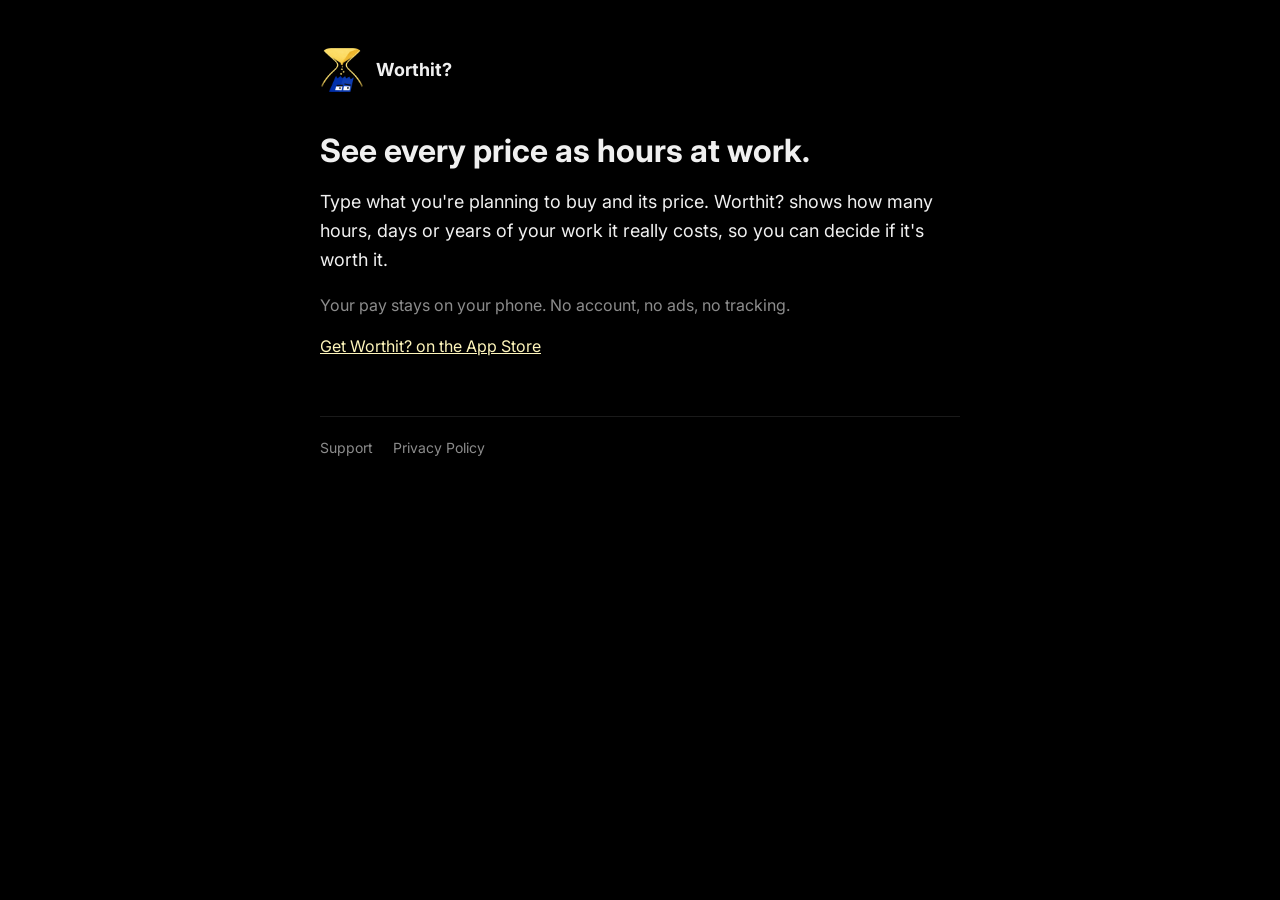
<file: index.html>
<!doctype html>
<html lang="en"><head><meta charset="utf-8"><meta name="viewport" content="width=device-width, initial-scale=1">
<title>Worthit?</title><meta name="description" content="See every price as hours at work.">
<link rel="preconnect" href="https://fonts.googleapis.com"><link href="https://fonts.googleapis.com/css2?family=Inter:wght@400;600;700&display=swap" rel="stylesheet">
<link rel="stylesheet" href="style.css"><link rel="icon" href="icon.png"></head>
<body><main>
<header><img src="icon.png" alt=""><a href="./">Worthit?</a></header>
<h1>See every price as hours at work.</h1>
<p class="lead">Type what you're planning to buy and its price. Worthit? shows how many hours, days or years of your work it really costs, so you can decide if it's worth it.</p>
<p>Your pay stays on your phone. No account, no ads, no tracking.</p>
<p><a href="https://apps.apple.com/app/id6821459353">Get Worthit? on the App Store</a></p>
<nav><a href="support.html">Support</a><a href="privacy.html">Privacy Policy</a></nav>
</main></body></html>
</file>
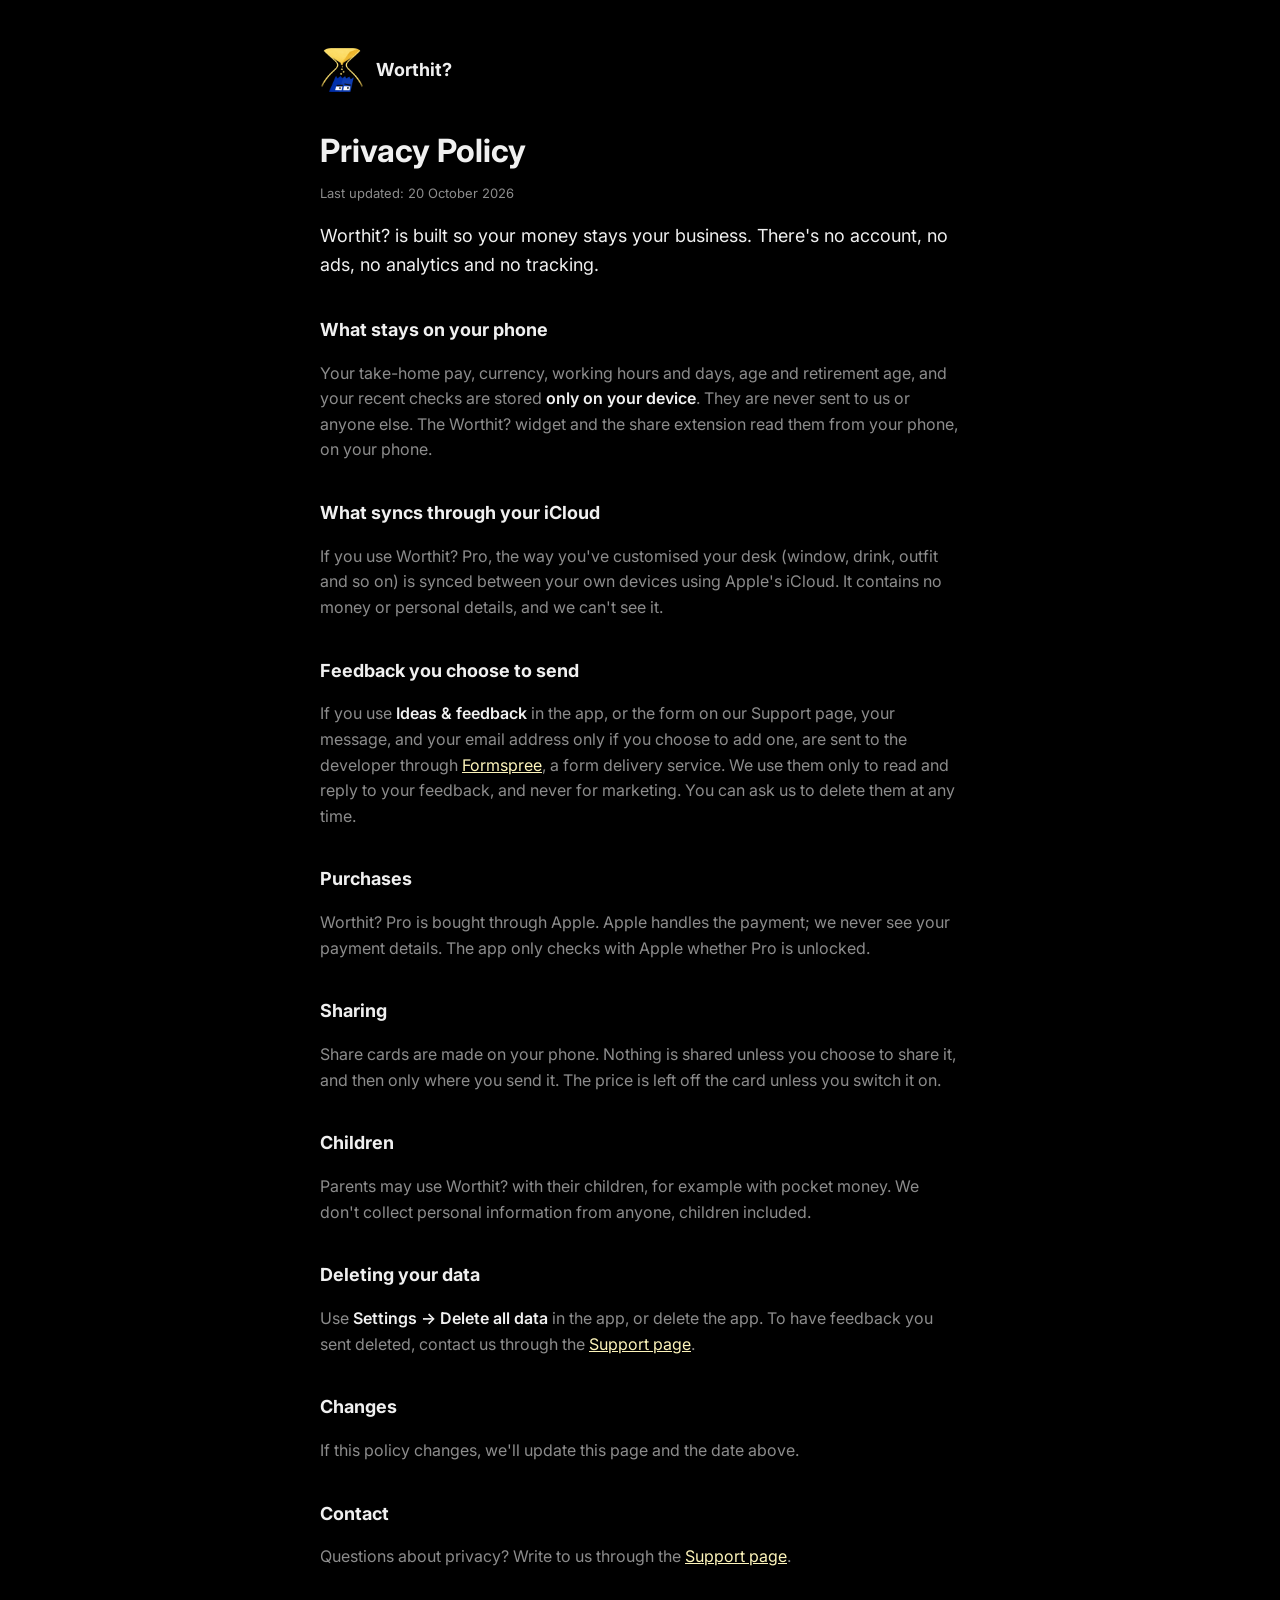
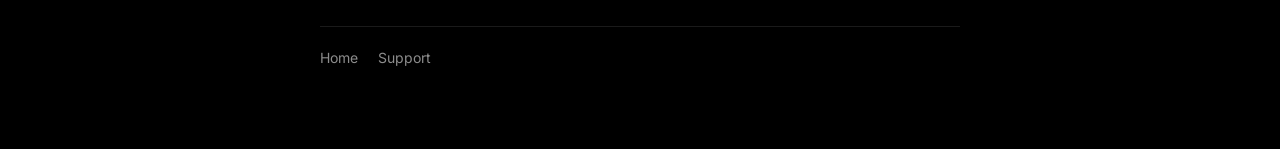
<file: privacy.html>
<!doctype html>
<html lang="en"><head><meta charset="utf-8"><meta name="viewport" content="width=device-width, initial-scale=1">
<title>Privacy Policy · Worthit?</title>
<link rel="preconnect" href="https://fonts.googleapis.com"><link href="https://fonts.googleapis.com/css2?family=Inter:wght@400;600;700&display=swap" rel="stylesheet">
<link rel="stylesheet" href="style.css"><link rel="icon" href="icon.png"></head>
<body><main>
<header><img src="icon.png" alt=""><a href="./">Worthit?</a></header>
<h1>Privacy Policy</h1>
<p class="small">Last updated: 20 October 2026</p>
<p class="lead">Worthit? is built so your money stays your business. There's no account, no ads, no analytics and no tracking.</p>

<h2>What stays on your phone</h2>
<p>Your take-home pay, currency, working hours and days, age and retirement age, and your recent checks are stored <strong>only on your device</strong>. They are never sent to us or anyone else. The Worthit? widget and the share extension read them from your phone, on your phone.</p>

<h2>What syncs through your iCloud</h2>
<p>If you use Worthit? Pro, the way you've customised your desk (window, drink, outfit and so on) is synced between your own devices using Apple's iCloud. It contains no money or personal details, and we can't see it.</p>

<h2>Feedback you choose to send</h2>
<p>If you use <strong>Ideas &amp; feedback</strong> in the app, or the form on our Support page, your message, and your email address only if you choose to add one, are sent to the developer through <a href="https://formspree.io/legal/privacy-policy">Formspree</a>, a form delivery service. We use them only to read and reply to your feedback, and never for marketing. You can ask us to delete them at any time.</p>

<h2>Purchases</h2>
<p>Worthit? Pro is bought through Apple. Apple handles the payment; we never see your payment details. The app only checks with Apple whether Pro is unlocked.</p>

<h2>Sharing</h2>
<p>Share cards are made on your phone. Nothing is shared unless you choose to share it, and then only where you send it. The price is left off the card unless you switch it on.</p>

<h2>Children</h2>
<p>Parents may use Worthit? with their children, for example with pocket money. We don't collect personal information from anyone, children included.</p>

<h2>Deleting your data</h2>
<p>Use <strong>Settings → Delete all data</strong> in the app, or delete the app. To have feedback you sent deleted, contact us through the <a href="support.html">Support page</a>.</p>

<h2>Changes</h2>
<p>If this policy changes, we'll update this page and the date above.</p>

<h2>Contact</h2>
<p>Questions about privacy? Write to us through the <a href="support.html">Support page</a>.</p>
<nav><a href="./">Home</a><a href="support.html">Support</a></nav>
</main></body></html>
</file>
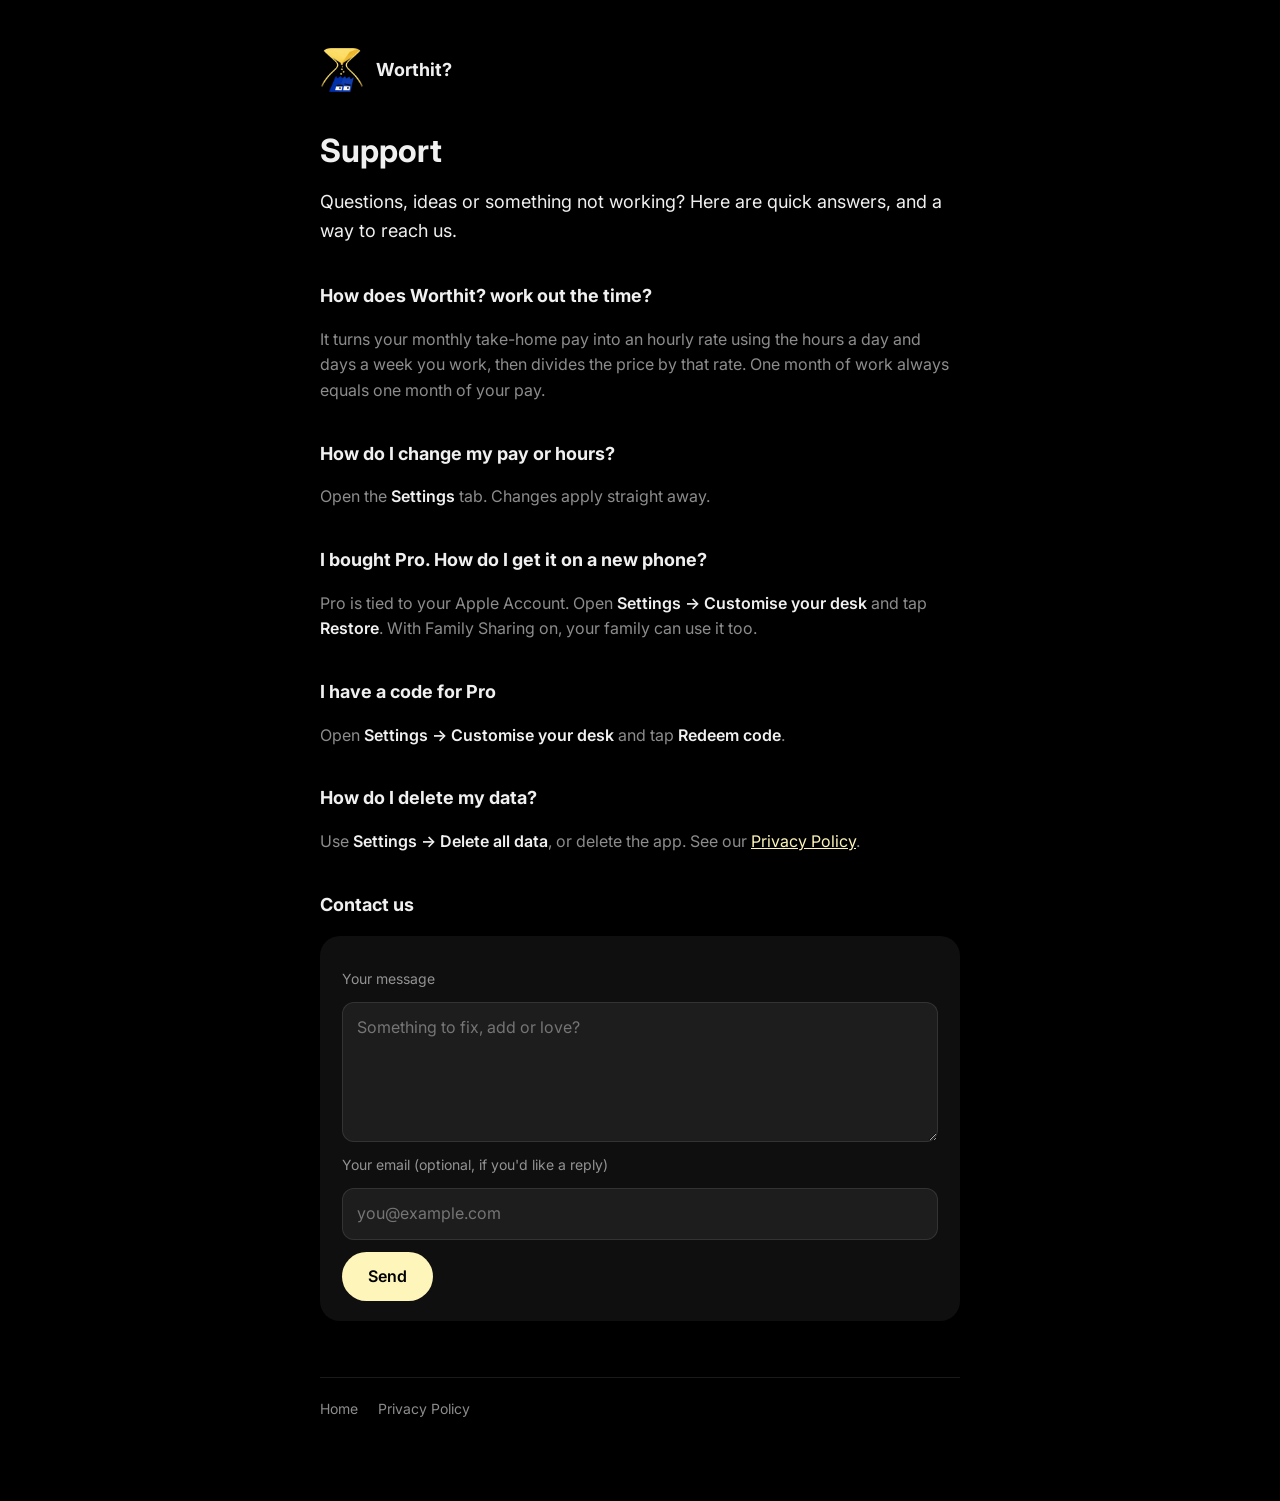
<file: support.html>
<!doctype html>
<html lang="en"><head><meta charset="utf-8"><meta name="viewport" content="width=device-width, initial-scale=1">
<title>Support · Worthit?</title>
<link rel="preconnect" href="https://fonts.googleapis.com"><link href="https://fonts.googleapis.com/css2?family=Inter:wght@400;600;700&display=swap" rel="stylesheet">
<link rel="stylesheet" href="style.css"><link rel="icon" href="icon.png"></head>
<body><main>
<header><img src="icon.png" alt=""><a href="./">Worthit?</a></header>
<h1>Support</h1>
<p class="lead">Questions, ideas or something not working? Here are quick answers, and a way to reach us.</p>

<h2>How does Worthit? work out the time?</h2>
<p>It turns your monthly take-home pay into an hourly rate using the hours a day and days a week you work, then divides the price by that rate. One month of work always equals one month of your pay.</p>

<h2>How do I change my pay or hours?</h2>
<p>Open the <strong>Settings</strong> tab. Changes apply straight away.</p>

<h2>I bought Pro. How do I get it on a new phone?</h2>
<p>Pro is tied to your Apple Account. Open <strong>Settings → Customise your desk</strong> and tap <strong>Restore</strong>. With Family Sharing on, your family can use it too.</p>

<h2>I have a code for Pro</h2>
<p>Open <strong>Settings → Customise your desk</strong> and tap <strong>Redeem code</strong>.</p>

<h2>How do I delete my data?</h2>
<p>Use <strong>Settings → Delete all data</strong>, or delete the app. See our <a href="privacy.html">Privacy Policy</a>.</p>

<h2>Contact us</h2>
<div class="card">
<form action="https://formspree.io/f/mbgdavvd" method="POST">
  <label for="message">Your message</label>
  <textarea id="message" name="message" required placeholder="Something to fix, add or love?"></textarea>
  <label for="email">Your email (optional, if you'd like a reply)</label>
  <input id="email" type="email" name="email" placeholder="you@example.com">
  <input type="hidden" name="_subject" value="Worthit? support (website)">
  <button type="submit">Send</button>
</form>
</div>
<nav><a href="./">Home</a><a href="privacy.html">Privacy Policy</a></nav>
</main></body></html>
</file>
<file: style.css>
:root { --bg:#000; --text:rgba(255,255,255,.94); --muted:rgba(255,255,255,.55); --faint:rgba(255,255,255,.1); --card:rgba(255,255,255,.06); --accent:#FEF5BB; }
* { box-sizing:border-box; }
body { margin:0; background:var(--bg); color:var(--text); font-family:Inter,-apple-system,system-ui,sans-serif; line-height:1.6; -webkit-font-smoothing:antialiased; }
main { max-width:680px; margin:0 auto; padding:48px 20px 80px; }
header { display:flex; align-items:center; gap:12px; margin-bottom:40px; }
header img { width:44px; height:44px; border-radius:11px; }
header a { color:var(--text); text-decoration:none; font-weight:700; font-size:18px; }
h1 { font-size:32px; line-height:1.2; margin:0 0 8px; }
h2 { font-size:18px; margin:36px 0 8px; }
p, li { color:var(--muted); font-size:16px; }
strong { color:var(--text); font-weight:600; }
a { color:var(--accent); }
.lead { font-size:18px; color:var(--text); }
.card { background:var(--card); border-radius:20px; padding:20px 22px; margin:16px 0; }
nav { margin-top:56px; padding-top:20px; border-top:1px solid var(--faint); display:flex; gap:20px; flex-wrap:wrap; font-size:14px; }
nav a { color:var(--muted); text-decoration:none; }
form { display:grid; gap:12px; margin-top:12px; }
label { font-size:14px; color:var(--muted); }
input, textarea { width:100%; background:var(--card); color:var(--text); border:1px solid var(--faint); border-radius:12px; padding:12px 14px; font:inherit; }
textarea { min-height:140px; resize:vertical; }
button { justify-self:start; background:var(--accent); color:#000; border:0; border-radius:999px; padding:12px 26px; font:inherit; font-weight:600; cursor:pointer; }
.small { font-size:13px; }
</file>
